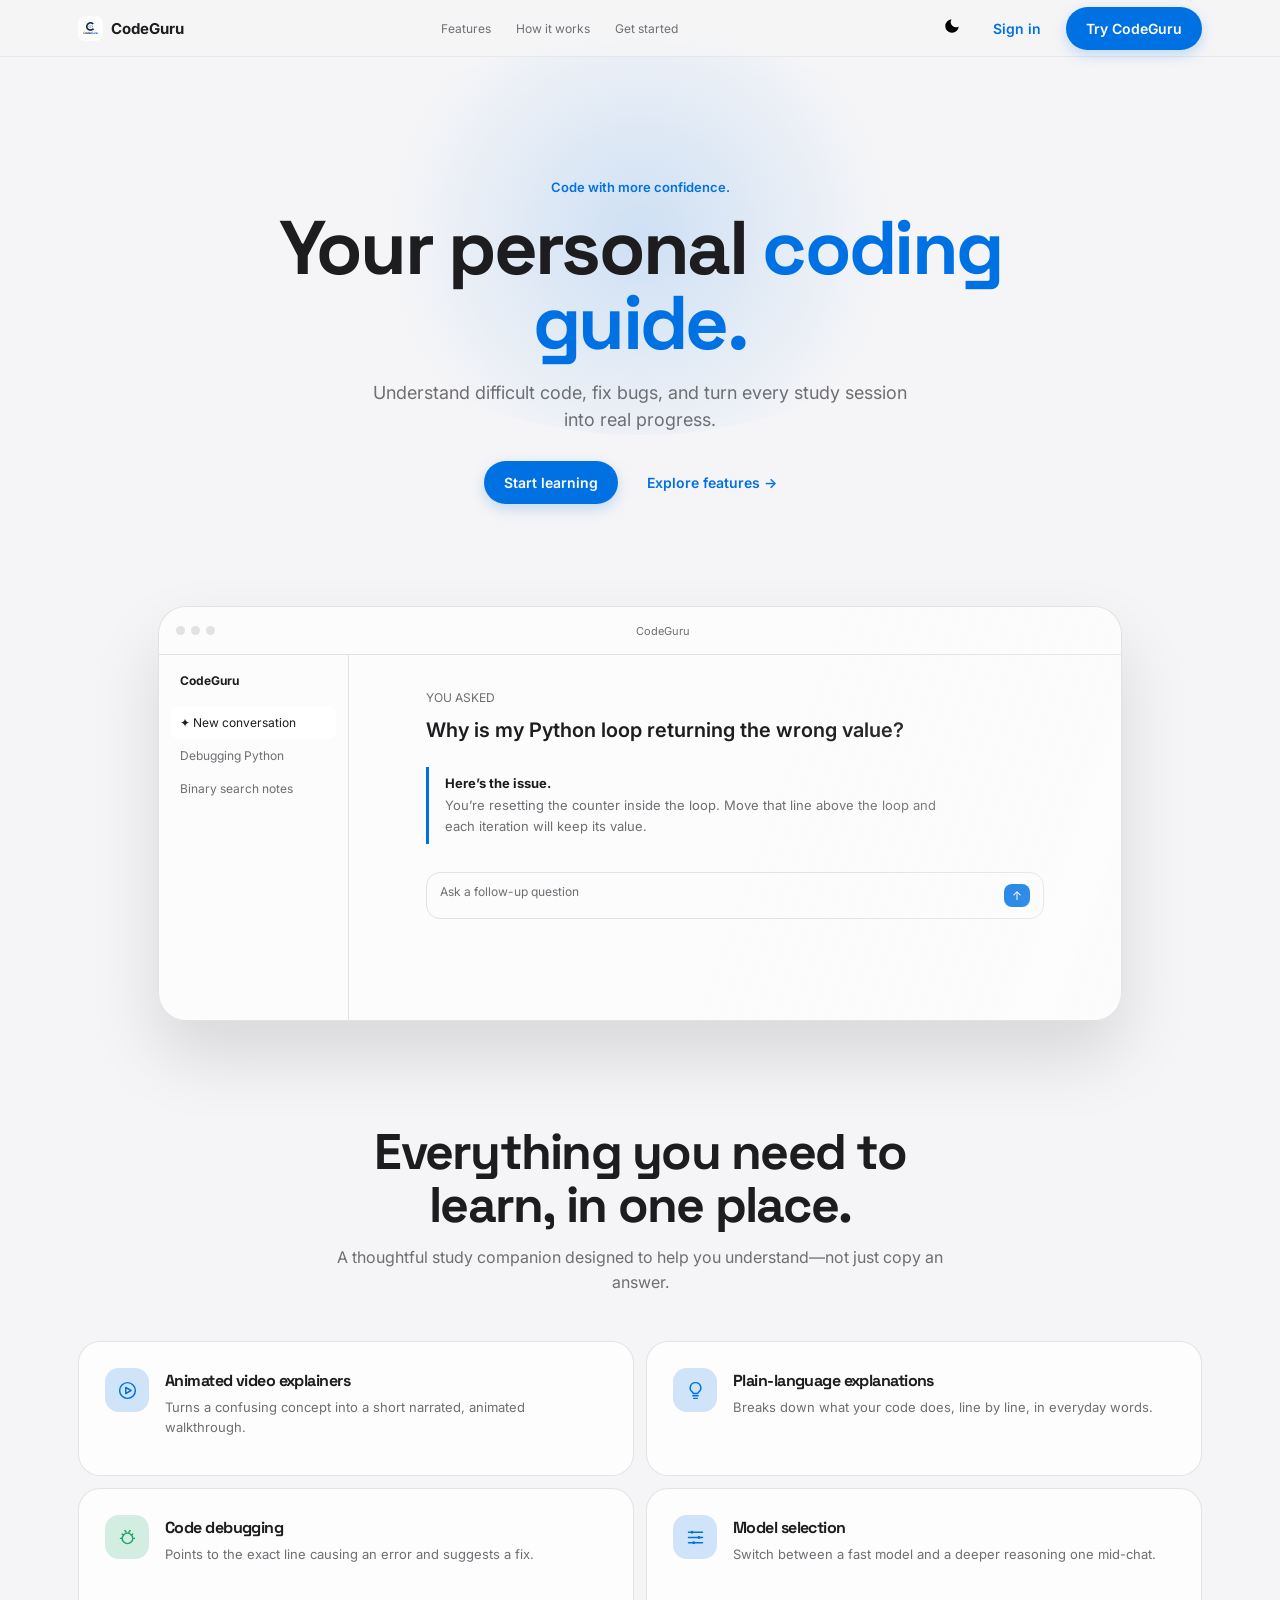
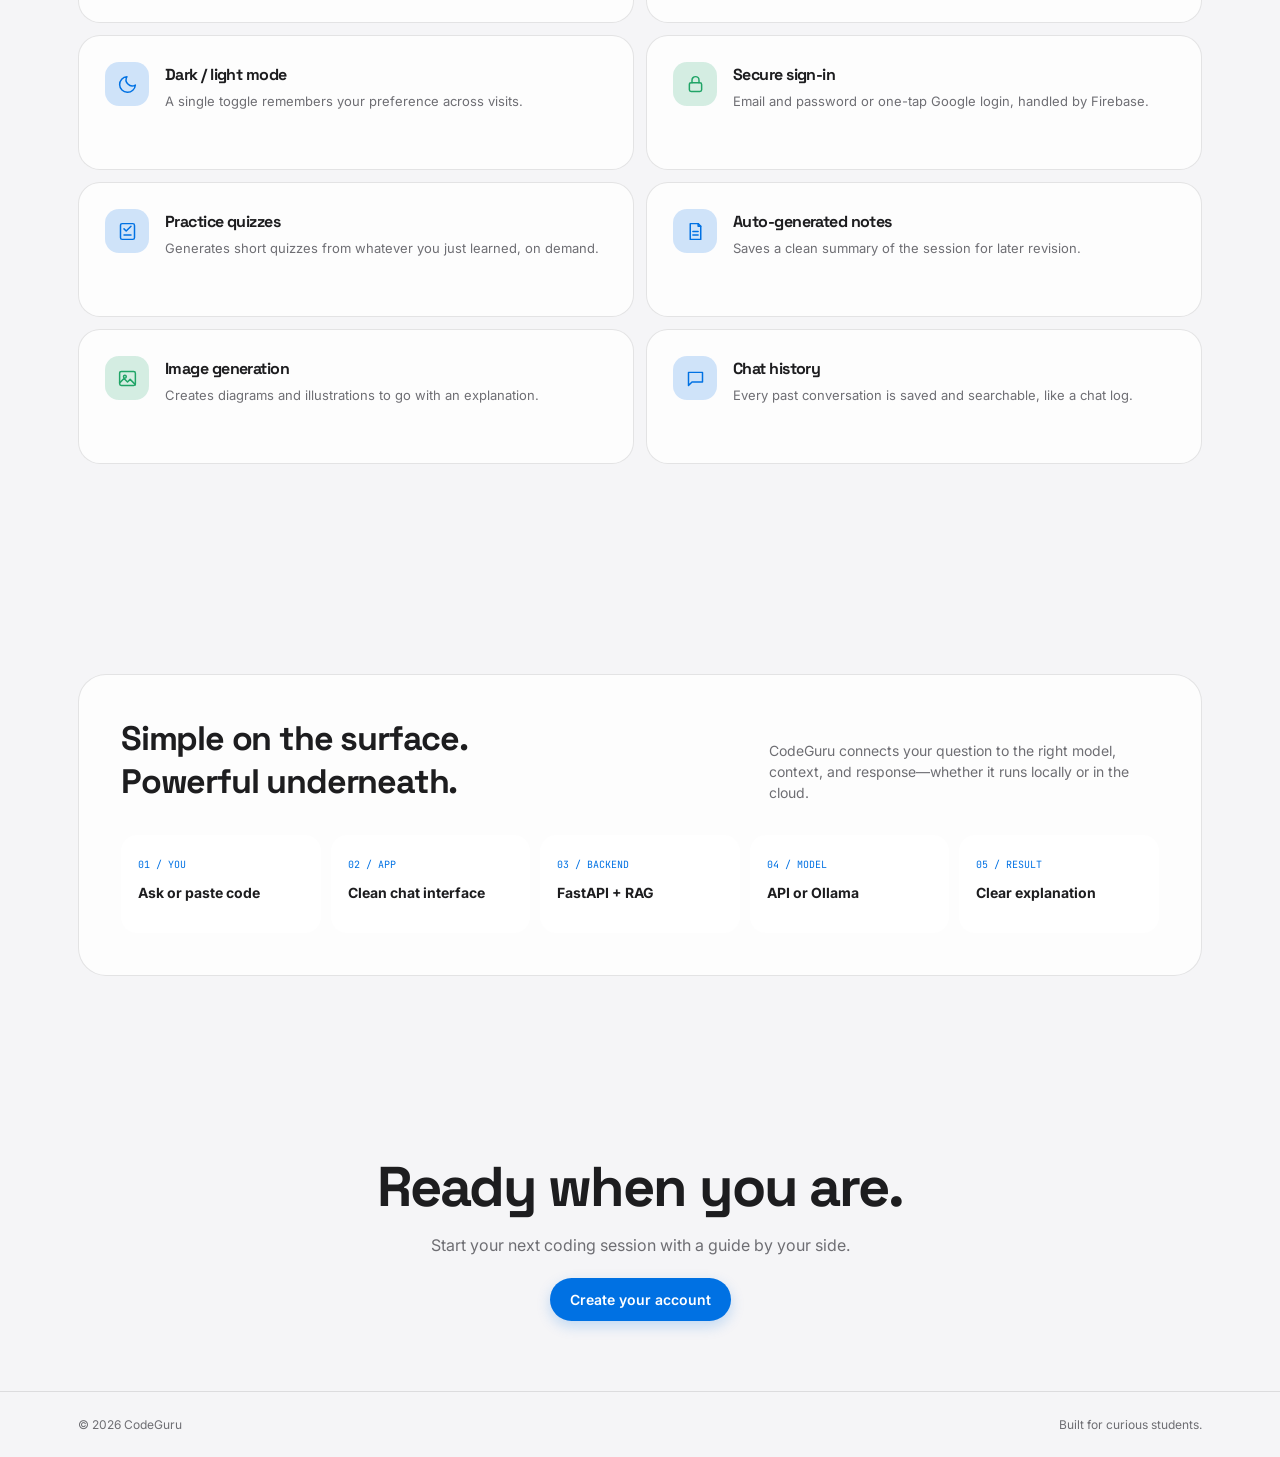
<file: index.html>
<!doctype html>
<html lang="en"><head><meta charset="utf-8"><meta name="viewport" content="width=device-width,initial-scale=1"><title>CodeGuru — Learn code, clearly</title><link rel="icon" href="assets/codegurulogo.png"><link rel="preconnect" href="https://fonts.googleapis.com"><link href="https://fonts.googleapis.com/css2?family=Inter:wght@400;500;600;700&family=Space+Grotesk:wght@500;600;700&family=JetBrains+Mono:wght@400;500&display=swap" rel="stylesheet"><link rel="stylesheet" href="style.css"><style>
header{position:fixed;inset:0 0 auto;z-index:10;background:color-mix(in srgb,var(--ink) 78%,transparent);backdrop-filter:blur(20px);border-bottom:1px solid color-mix(in srgb,var(--border) 55%,transparent)}.nav{height:56px;display:flex;align-items:center;justify-content:space-between}.brand{display:flex;align-items:center;gap:8px;font-weight:700;text-decoration:none;font-size:15px}.brand img{height:25px;border-radius:7px}.nav-links{display:flex;gap:25px;font-size:12px;color:var(--text-muted)}.nav-links a{text-decoration:none}.nav-right{display:flex;gap:5px;align-items:center}.theme{background:none;border:0;color:var(--text);font-size:17px;width:33px;height:33px}.hero{padding:176px 0 84px;text-align:center;position:relative;overflow:hidden}.hero:before{content:"";position:absolute;width:620px;height:400px;border-radius:50%;background:radial-gradient(circle,color-mix(in srgb,var(--blue) 16%,transparent),transparent 68%);top:35px;left:50%;transform:translateX(-50%);pointer-events:none}.eyebrow{position:relative;display:inline-block;color:var(--blue);font-size:13px;font-weight:600;margin-bottom:15px}.hero h1{position:relative;max-width:860px;margin:0 auto 19px;font-size:clamp(43px,7vw,76px);line-height:.99}.hero h1 span{color:var(--blue)}.hero p{position:relative;margin:0 auto 28px;max-width:560px;color:var(--text-muted);font-size:18px;line-height:1.5}.hero-actions{position:relative;display:flex;justify-content:center;gap:9px}.product{max-width:1020px;margin:18px auto 0;padding:0 28px}.window{background:color-mix(in srgb,var(--surface) 85%,transparent);border:1px solid var(--border);box-shadow:0 35px 70px rgba(0,0,0,.12);border-radius:28px;overflow:hidden;backdrop-filter:blur(20px)}.windowbar{height:48px;border-bottom:1px solid var(--border);display:flex;align-items:center;padding:0 17px;gap:6px}.dot{width:9px;height:9px;border-radius:50%;background:var(--border)}.windowname{margin:auto;color:var(--text-muted);font-size:11px}.demo{display:grid;grid-template-columns:190px 1fr;min-height:365px;text-align:left}.demonav{padding:18px 12px;border-right:1px solid var(--border);font-size:12px;color:var(--text-muted)}.demobrand{font-weight:700;color:var(--text);margin:0 9px 18px}.demonav div{padding:9px;border-radius:8px}.demonav div:first-of-type{background:var(--surface-2);color:var(--text)}.demomain{padding:35px max(28px,6vw)}.question{font-size:12px;color:var(--text-muted);margin-bottom:12px}.ask{font-size:20px;font-weight:600;max-width:480px;line-height:1.35;margin-bottom:23px}.answer{border-left:3px solid var(--blue);padding:6px 0 6px 16px;color:var(--text-muted);font-size:13px;line-height:1.65;max-width:520px}.answer strong{color:var(--text)}.prompt{margin-top:28px;border:1px solid var(--border);border-radius:14px;padding:11px 13px;color:var(--text-muted);font-size:12px;display:flex;justify-content:space-between}.send{color:#fff;background:var(--blue);border-radius:8px;padding:4px 8px}section{padding:105px 0}.intro{text-align:center;max-width:650px;margin:0 auto 46px}.intro h2{font-size:clamp(34px,5vw,50px);line-height:1.06;margin:0 0 13px}.intro p{color:var(--text-muted);font-size:16px;line-height:1.55;margin:0}.feature-grid{display:grid;grid-template-columns:repeat(2,1fr);gap:12px}.feature{background:var(--surface);border:1px solid var(--border);border-radius:22px;padding:26px;display:flex;gap:16px;min-height:135px;transition:transform .2s,box-shadow .2s}.feature:hover{transform:translateY(-3px);box-shadow:0 15px 35px rgba(0,0,0,.08)}.feature h3{margin:2px 0 6px;font-size:16px}.feature p{margin:0;color:var(--text-muted);font-size:13px;line-height:1.55}.workflow{background:var(--surface);border-radius:28px;border:1px solid var(--border);padding:42px}.workflow-top{display:flex;justify-content:space-between;align-items:end;gap:25px;margin-bottom:32px}.workflow h2{font-size:34px;margin:0}.workflow p{color:var(--text-muted);max-width:390px;font-size:14px;line-height:1.5;margin:0}.flow{display:grid;grid-template-columns:repeat(5,1fr);gap:10px}.node{border-radius:16px;background:var(--surface-2);padding:17px;min-height:98px}.node small{color:var(--blue);font-family:var(--font-mono);font-size:10px}.node b{display:block;font-size:14px;margin-top:12px}.cta{padding:70px 20px;text-align:center}.cta h2{font-size:clamp(35px,5vw,56px);margin:0 0 13px}.cta p{color:var(--text-muted);margin:0 0 23px}footer{border-top:1px solid var(--border);padding:25px 0;color:var(--text-muted);font-size:12px}.foot{display:flex;justify-content:space-between}@media(max-width:700px){.container{padding:0 20px}.nav-links,.nav-right .btn-ghost{display:none}.hero{padding:130px 0 55px}.hero p{font-size:16px}.product{padding:0 15px}.demo{grid-template-columns:1fr}.demonav{display:none}.demomain{padding:27px}.feature-grid{grid-template-columns:1fr}.workflow{padding:27px 20px}.workflow-top{display:block}.workflow h2{font-size:30px;margin-bottom:10px}.flow{grid-template-columns:1fr 1fr}.node{min-height:80px}.foot{display:block}.foot span:last-child{display:block;margin-top:8px}}
.hero .eyebrow{animation:cg-rise .55s ease both}.hero h1{animation:cg-rise .7s .08s ease both}.hero p{animation:cg-rise .7s .16s ease both}.hero-actions{animation:cg-rise .7s .24s ease both}.product{animation:cg-rise .9s .34s ease both}.window{animation:cg-float 7s ease-in-out 1.2s infinite}.window:after{content:"";position:absolute;inset:0;background:linear-gradient(110deg,transparent 30%,rgba(255,255,255,.22) 45%,transparent 60%);background-size:220% 100%;animation:cg-shimmer 8s linear 2s infinite;pointer-events:none}.dot:nth-child(2){animation:cg-pulse 2.5s ease-in-out infinite}.node{transition:transform .25s,box-shadow .25s}.node:hover{transform:translateY(-4px);box-shadow:0 12px 20px rgba(0,0,0,.08)}.cta .btn{animation:cg-pulse 3.5s ease-in-out infinite}@media(prefers-reduced-motion:reduce){.hero .eyebrow,.hero h1,.hero p,.hero-actions,.product,.window,.dot,.cta .btn{animation:none}}
.feature{animation:cg-rise .6s ease both}.feature:nth-child(2){animation-delay:.06s}.feature:nth-child(3){animation-delay:.12s}.feature:nth-child(4){animation-delay:.18s}.feature:nth-child(5){animation-delay:.24s}.feature:nth-child(6){animation-delay:.3s}.feature:nth-child(7){animation-delay:.36s}.feature:nth-child(8){animation-delay:.42s}.feature:nth-child(9){animation-delay:.48s}.feature:nth-child(10){animation-delay:.54s}
@media(max-width:480px){.nav{height:54px}.brand{font-size:14px}.brand img{height:23px}.nav-right .btn-primary{font-size:12px;padding:9px 13px;min-height:38px}.theme{width:29px}.hero{padding:112px 0 43px}.hero h1{font-size:43px;line-height:1.02}.hero p{font-size:15px;max-width:330px}.hero-actions{flex-direction:column;align-items:stretch;margin:0 auto;max-width:230px}.product{padding:0 12px;margin-top:9px}.window{border-radius:20px}.windowbar{height:40px}.demomain{padding:24px 19px;min-height:300px}.ask{font-size:18px}.answer{font-size:12px}.prompt{margin-top:22px;padding:10px}.intro{margin-bottom:27px}.intro h2{font-size:33px}.intro p{font-size:14px}.feature{padding:20px;min-height:auto}.workflow{border-radius:22px}.flow{gap:8px}.node{padding:13px;min-height:75px}.node b{font-size:12px;margin-top:9px}.cta{padding:55px 18px}.cta h2{font-size:38px}section{padding:70px 0}}
</style></head><body>
<header><nav class="container nav"><a class="brand" href="index.html"><img src="assets/codegurulogo.png" alt="">CodeGuru</a><div class="nav-links"><a href="#features">Features</a><a href="#workflow">How it works</a><a href="#start">Get started</a></div><div class="nav-right"><button class="theme" id="themeToggle" aria-label="Change theme"><svg id="themeIcon" viewBox="0 0 24 24" width="18" height="18"></svg></button><a class="btn btn-ghost" href="login.html">Sign in</a><a class="btn btn-primary" href="login.html">Try CodeGuru</a></div></nav></header>
<main><section class="hero"><div class="container"><div class="eyebrow">Code with more confidence.</div><h1>Your personal <span>coding guide.</span></h1><p>Understand difficult code, fix bugs, and turn every study session into real progress.</p><div class="hero-actions"><a class="btn btn-primary" href="login.html">Start learning</a><a class="btn btn-ghost" href="#features">Explore features →</a></div></div></section>
<div class="product"><div class="window"><div class="windowbar"><i class="dot"></i><i class="dot"></i><i class="dot"></i><span class="windowname">CodeGuru</span></div><div class="demo"><aside class="demonav"><p class="demobrand">CodeGuru</p><div>✦ New conversation</div><div>Debugging Python</div><div>Binary search notes</div></aside><article class="demomain"><div class="question">YOU ASKED</div><div class="ask">Why is my Python loop returning the wrong value?</div><div class="answer"><strong>Here’s the issue.</strong><br>You’re resetting the counter inside the loop. Move that line above the loop and each iteration will keep its value.</div><div class="prompt">Ask a follow-up question <span class="send">↑</span></div></article></div></div></div>
<section id="features"><div class="container"><div class="intro"><h2>Everything you need to learn, in one place.</h2><p>A thoughtful study companion designed to help you understand—not just copy an answer.</p></div><div class="feature-grid" id="featureGrid"></div></div></section>
<section id="workflow"><div class="container"><div class="workflow"><div class="workflow-top"><h2>Simple on the surface.<br>Powerful underneath.</h2><p>CodeGuru connects your question to the right model, context, and response—whether it runs locally or in the cloud.</p></div><div class="flow"><div class="node"><small>01 / YOU</small><b>Ask or paste code</b></div><div class="node"><small>02 / APP</small><b>Clean chat interface</b></div><div class="node"><small>03 / BACKEND</small><b>FastAPI + RAG</b></div><div class="node"><small>04 / MODEL</small><b>API or Ollama</b></div><div class="node"><small>05 / RESULT</small><b>Clear explanation</b></div></div></div></div></section>
<section class="cta" id="start"><h2>Ready when you are.</h2><p>Start your next coding session with a guide by your side.</p><a class="btn btn-primary" href="login.html">Create your account</a></section></main><footer><div class="container foot"><span>© 2026 CodeGuru</span><span>Built for curious students.</span></div></footer><script src="theme.js"></script><script src="features-data.js"></script></body></html>
</file>
<file: style.css>
/* CodeGuru — calm, content-first design system */
:root{--ink:#f5f5f7;--surface:rgba(255,255,255,.78);--surface-2:#fff;--border:rgba(0,0,0,.1);--text:#1d1d1f;--text-muted:#6e6e73;--amber:#0071e3;--amber-ink:#fff;--blue:#0071e3;--mint:#20a467;--danger:#d92d20;--radius-sm:12px;--radius-md:20px;--radius-lg:30px;--font-head:'SF Pro Display','Space Grotesk',Arial,sans-serif;--font-body:'SF Pro Text','Inter',Arial,sans-serif;--font-mono:'SF Mono','JetBrains Mono','Courier New',monospace}
:root[data-theme="dark"]{--ink:#000;--surface:rgba(28,28,30,.78);--surface-2:#1c1c1e;--border:rgba(255,255,255,.13);--text:#f5f5f7;--text-muted:#a1a1a6;--amber:#2997ff;--amber-ink:#fff;--blue:#2997ff;--mint:#30d158;--danger:#ff6961}
*{box-sizing:border-box}html{scroll-behavior:smooth}html,body{margin:0;padding:0}body{background:var(--ink);color:var(--text);font-family:var(--font-body);-webkit-font-smoothing:antialiased;transition:background .3s,color .3s}h1,h2,h3,.font-head{font-family:var(--font-head);letter-spacing:-.035em}code,.font-mono{font-family:var(--font-mono)}a{color:inherit}img{max-width:100%;display:block}button{font-family:inherit;cursor:pointer}:focus-visible{outline:3px solid color-mix(in srgb,var(--blue) 45%,transparent);outline-offset:3px}.container{max-width:1180px;margin:0 auto;padding:0 28px}
.btn{display:inline-flex;align-items:center;justify-content:center;gap:7px;padding:12px 19px;border-radius:980px;border:1px solid transparent;font-weight:600;font-size:14px;text-decoration:none;transition:transform .2s,background .2s,box-shadow .2s}.btn:hover{transform:translateY(-1px)}.btn:active{transform:scale(.98)}.btn-primary{background:var(--blue);color:#fff;box-shadow:0 5px 14px rgba(0,113,227,.22)}.btn-primary:hover{background:#0077ed}.btn-ghost{color:var(--blue);background:transparent}.btn-ghost:hover{background:color-mix(in srgb,var(--blue) 9%,transparent)}.btn-block{width:100%}
.field{margin-bottom:16px;text-align:left}.field label{display:block;font-size:12px;font-weight:600;color:var(--text-muted);margin:0 0 7px}.field input{width:100%;padding:13px 14px;border-radius:11px;border:1px solid var(--border);background:color-mix(in srgb,var(--surface-2) 90%,transparent);color:var(--text);font-size:15px;font-family:var(--font-body)}.icon-chip{width:44px;height:44px;border-radius:14px;display:flex;align-items:center;justify-content:center;flex-shrink:0}.icon-chip svg{width:21px;height:21px;stroke:currentColor;fill:none;stroke-width:1.7;stroke-linecap:round;stroke-linejoin:round}.muted{color:var(--text-muted)}.pill{display:inline-block;padding:6px 11px;border-radius:999px;font-size:11px;border:1px solid var(--border);color:var(--text-muted);font-family:var(--font-mono);background:color-mix(in srgb,var(--surface) 60%,transparent)}
@keyframes cg-rise{from{opacity:0;transform:translateY(20px)}to{opacity:1;transform:translateY(0)}}@keyframes cg-float{0%,100%{transform:translateY(0)}50%{transform:translateY(-9px)}}@keyframes cg-pulse{0%,100%{opacity:.45;transform:scale(.95)}50%{opacity:1;transform:scale(1.08)}}@keyframes cg-shimmer{from{background-position:200% 0}to{background-position:-200% 0}}.reveal{opacity:0;transform:translateY(24px);transition:opacity .7s cubic-bezier(.2,.7,.2,1),transform .7s cubic-bezier(.2,.7,.2,1)}.reveal.is-visible{opacity:1;transform:none}@media(prefers-reduced-motion:reduce){*,*:before,*:after{animation-duration:.01ms!important;animation-iteration-count:1!important;scroll-behavior:auto!important;transition-duration:.01ms!important}.reveal{opacity:1;transform:none}}
@media(max-width:480px){.container{padding-left:18px;padding-right:18px}.btn{min-height:44px;padding:11px 16px}.field input{font-size:16px;min-height:48px}.pill{font-size:10px}}
</file>
